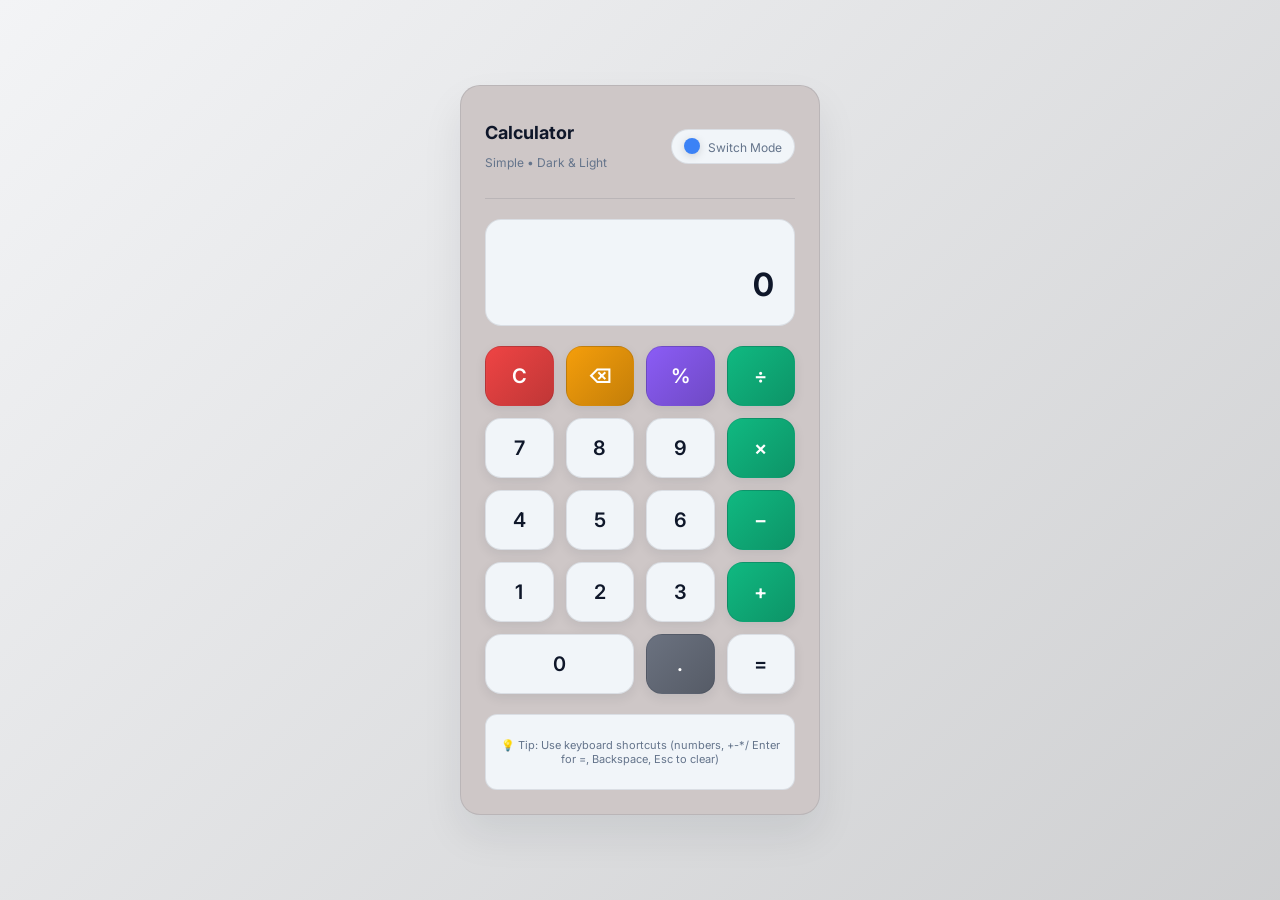
<file: index.html>
<!DOCTYPE html>
<html lang="en">
<head>
  <meta charset="utf-8" />
  <meta name="viewport" content="width=device-width, initial-scale=1" />
  <meta name="description" content="A modern, responsive calculator with dark/light theme support" />
  <meta name="author" content="Ujwal" />
  <meta name="theme-color" content="#3b82f6" />
  <title>Modern Calculator - Made by Ujwal</title>
  
  <!-- Preload critical resources -->
  <link rel="preload" href="style.css" as="style" />
  <link rel="preload" href="script.js" as="script" />
  
  <!-- Font optimization -->
  <link rel="preconnect" href="https://fonts.googleapis.com" />
  <link rel="preconnect" href="https://fonts.gstatic.com" crossorigin />
  <link href="https://fonts.googleapis.com/css2?family=Inter:wght@400;500;600;700&display=swap" rel="stylesheet" />
  
  <link rel="stylesheet" href="style.css">
</head>
<body data-theme="light">
  <main class="calculator" role="application" aria-label="Modern Calculator">
    <header class="head">
      <div class="header-content">
        <h1 class="title">Calculator</h1>
        <p class="small">Simple • Dark & Light</p>
      </div>
      <button 
        class="theme-toggle" 
        id="themeBtn" 
        aria-pressed="false" 
        aria-label="Toggle dark and light theme"
        title="Switch between dark and light theme">
        <span class="dot" id="themeDot" aria-hidden="true"></span>
        <span class="small">Switch Mode</span>
      </button>
    </header>

    <section class="display" id="display" aria-live="polite" aria-label="Calculator display">
      <div class="expr" id="expr" aria-label="Expression">&nbsp;</div>
      <div class="out" id="output" aria-label="Result">0</div>
    </section>

    <section class="keys" role="group" aria-label="Calculator keypad">
      <!-- Row 1: Clear, Backspace, Percent, Divide -->
      <button class="key clear" data-action="clear" aria-label="Clear all">C</button>
      <button class="key backspace" data-action="back" aria-label="Backspace">⌫</button>
      <button class="key percent" data-action="percent" aria-label="Percentage">%</button>
      <button class="key operator" data-value="/" aria-label="Divide">÷</button>

      <!-- Row 2: 7, 8, 9, Multiply -->
      <button class="key number" data-value="7" aria-label="Seven">7</button>
      <button class="key number" data-value="8" aria-label="Eight">8</button>
      <button class="key number" data-value="9" aria-label="Nine">9</button>
      <button class="key operator" data-value="*" aria-label="Multiply">×</button>

      <!-- Row 3: 4, 5, 6, Subtract -->
      <button class="key number" data-value="4" aria-label="Four">4</button>
      <button class="key number" data-value="5" aria-label="Five">5</button>
      <button class="key number" data-value="6" aria-label="Six">6</button>
      <button class="key operator" data-value="-" aria-label="Subtract">−</button>

      <!-- Row 4: 1, 2, 3, Add -->
      <button class="key number" data-value="1" aria-label="One">1</button>
      <button class="key number" data-value="2" aria-label="Two">2</button>
      <button class="key number" data-value="3" aria-label="Three">3</button>
      <button class="key operator" data-value="+" aria-label="Add">+</button>

      <!-- Row 5: 0, Decimal, Equals -->
      <button class="key number wide" data-value="0" aria-label="Zero">0</button>
      <button class="key decimal" data-value="." aria-label="Decimal point">.</button>
      <button class="key danger" data-action="equals" aria-label="Calculate result">=</button>
    </section>

    <footer class="footer">
      <p>💡 Tip: Use keyboard shortcuts (numbers, +-*/ Enter for =, Backspace, Esc to clear)</p>
    </footer>
  </main>

  <script src="script.js"></script>
</body>
</html>
</file>
<file: style.css>
:root{
  --bg: #f3f4f6;
  --panel: #cec7c7;
  --text: #0f172a;
  --muted: #64748b;
  --accent: #3b82f6;
  --btn: #f1f5f9;
  --btn-text: var(--text);
  --special: #f97316;
  --shadow: rgba(15,23,42,0.08);
  --shadow-hover: rgba(15,23,42,0.12);
  --border: rgba(15,23,42,0.1);
}

[data-theme="dark"]{
  --bg: #0f172a;
  --panel: #1e293b;
  --text: #f1f5f9;
  --muted: #94a3b8;
  --accent: #60a5fa;
  --btn: #334155;
  --btn-text: #f1f5f9;
  --special: #fb923c;
  --shadow: rgba(0,0,0,0.3);
  --shadow-hover: rgba(0,0,0,0.4);
  --border: rgba(148,163,184,0.2);
}

* {
  box-sizing: border-box;
  font-family: 'Inter', -apple-system, BlinkMacSystemFont, 'Segoe UI', Roboto, sans-serif;
}

html, body {
  height: 100%;
  margin: 0;
  padding: 0;
}

body {
  background: linear-gradient(135deg, var(--bg) 0%, color-mix(in srgb, var(--bg) 85%, black 15%) 100%);
  display: flex;
  align-items: center;
  justify-content: center;
  padding: 24px;
  color: var(--text);
  transition: background 0.3s ease;
  min-height: 100vh;
}

.calculator {
  width: 360px;
  max-width: 96vw;
  border-radius: 20px;
  background: var(--panel);
  box-shadow: 0 20px 40px var(--shadow);
  padding: 24px;
  border: 1px solid var(--border);
  transition: all 0.3s ease;
  backdrop-filter: blur(10px);
}

.calculator:hover {
  box-shadow: 0 25px 50px var(--shadow-hover);
  transform: translateY(-2px);
}

.head {
  display: flex;
  align-items: center;
  justify-content: space-between;
  margin-bottom: 20px;
  padding-bottom: 16px;
  border-bottom: 1px solid var(--border);
}

.title {
  font-weight: 700;
  font-size: 18px;
  color: var(--text);
}

.small {
  font-size: 12px;
  color: var(--muted);
  margin-top: 2px;
}

.theme-toggle {
  display: flex;
  gap: 8px;
  align-items: center;
  background: var(--btn);
  border: 1px solid var(--border);
  padding: 8px 12px;
  border-radius: 999px;
  cursor: pointer;
  transition: all 0.2s ease;
  font-size: 12px;
  color: var(--text);
}

.theme-toggle:hover {
  background: color-mix(in srgb, var(--btn) 80%, var(--accent) 20%);
  transform: scale(1.05);
}

.theme-toggle:active {
  transform: scale(0.95);
}

.theme-toggle .dot {
  width: 16px;
  height: 16px;
  border-radius: 50%;
  background: var(--accent);
  box-shadow: 0 2px 8px rgba(0,0,0,0.15);
  transition: all 0.3s ease;
}

.display {
  background: var(--btn);
  padding: 20px;
  border-radius: 16px;
  text-align: right;
  min-height: 80px;
  display: flex;
  flex-direction: column;
  justify-content: center;
  gap: 8px;
  word-break: break-all;
  border: 1px solid var(--border);
  margin-bottom: 20px;
  transition: all 0.3s ease;
}

.display:hover {
  background: color-mix(in srgb, var(--btn) 90%, var(--accent) 10%);
}

.expr {
  color: var(--muted);
  font-size: 14px;
  min-height: 18px;
  font-weight: 500;
}

.out {
  font-size: 32px;
  font-weight: 700;
  color: var(--text);
  line-height: 1.2;
  transition: color 0.3s ease;
}

.keys {
  display: grid;
  grid-template-columns: repeat(4, 1fr);
  gap: 12px;
}

button.key {
  height: 60px;
  border-radius: 16px;
  border: 1px solid var(--border);
  background: var(--btn);
  color: var(--btn-text);
  font-size: 20px;
  font-weight: 600;
  cursor: pointer;
  box-shadow: 0 4px 12px var(--shadow);
  transition: all 0.2s ease;
  position: relative;
  overflow: hidden;
}

button.key::before {
  content: '';
  position: absolute;
  top: 0;
  left: 0;
  right: 0;
  bottom: 0;
  background: linear-gradient(45deg, transparent, rgba(255,255,255,0.1), transparent);
  transform: translateX(-100%);
  transition: transform 0.6s ease;
}

button.key:hover::before {
  transform: translateX(100%);
}

button.key:hover {
  transform: translateY(-2px);
  box-shadow: 0 8px 20px var(--shadow-hover);
  background: color-mix(in srgb, var(--btn) 90%, var(--accent) 10%);
}

button.key:active {
  transform: translateY(0);
  box-shadow: 0 2px 8px var(--shadow);
}

.op {
  background: linear-gradient(135deg, var(--accent), color-mix(in srgb, var(--accent) 80%, black 20%));
  color: white;
  font-weight: 700;
}

.op:hover {
  background: linear-gradient(135deg, color-mix(in srgb, var(--accent) 90%, white 10%), var(--accent));
}

.wide {
  grid-column: span 2;
}

.danger {
  background: linear-gradient(135deg, var(--special), color-mix(in srgb, var(--special) 80%, black 20%));
  color: white;
  font-weight: 700;
}

.danger:hover {
  background: linear-gradient(135deg, color-mix(in srgb, var(--special) 90%, white 10%), var(--special));
}

.footer {
  margin-top: 20px;
  text-align: center;
  color: var(--muted);
  font-size: 11px;
  padding: 12px;
  background: var(--btn);
  border-radius: 12px;
  border: 1px solid var(--border);
  transition: all 0.3s ease;
}

.footer:hover {
  background: color-mix(in srgb, var(--btn) 90%, var(--accent) 10%);
}

/* Enhanced responsive design */
@media (max-width: 480px) {
  body {
    padding: 16px;
  }
  
  .calculator {
    width: 100%;
    max-width: 100%;
    padding: 20px;
    border-radius: 16px;
  }
  
  .out {
    font-size: 28px;
  }
  
  button.key {
    height: 56px;
    font-size: 18px;
  }
  
  .keys {
    gap: 10px;
  }
}

@media (max-width: 360px) {
  .calculator {
    padding: 16px;
  }
  
  .out {
    font-size: 24px;
  }
  
  button.key {
    height: 52px;
    font-size: 16px;
  }
  
  .title {
    font-size: 16px;
  }
}

/* Focus styles for accessibility */
button.key:focus {
  outline: 2px solid var(--accent);
  outline-offset: 2px;
}

.theme-toggle:focus {
  outline: 2px solid var(--accent);
  outline-offset: 2px;
}

/* Animation for error state */
@keyframes shake {
  0%, 100% { transform: translateX(0); }
  25% { transform: translateX(-5px); }
  75% { transform: translateX(5px); }
}

.display.error {
  animation: shake 0.5s ease-in-out;
  background: color-mix(in srgb, #ef4444 10%, var(--btn) 90%);
  border-color: #ef4444;
}

/* Loading state for calculations */
.calculating {
  opacity: 0.7;
  pointer-events: none;
}

/* Custom key color variations */
.key.clear {
  background: linear-gradient(135deg, #ef4444, color-mix(in srgb, #ef4444 80%, black 20%));
  color: white;
}

.key.clear:hover {
  background: linear-gradient(135deg, color-mix(in srgb, #ef4444 90%, white 10%), #ef4444);
}

.key.backspace {
  background: linear-gradient(135deg, #f59e0b, color-mix(in srgb, #f59e0b 80%, black 20%));
  color: white;
}

.key.backspace:hover {
  background: linear-gradient(135deg, color-mix(in srgb, #f59e0b 90%, white 10%), #f59e0b);
}

.key.percent {
  background: linear-gradient(135deg, #8b5cf6, color-mix(in srgb, #8b5cf6 80%, black 20%));
  color: white;
}

.key.percent:hover {
  background: linear-gradient(135deg, color-mix(in srgb, #8b5cf6 90%, white 10%), #8b5cf6);
}

.key.number {
  background: var(--btn);
  color: var(--btn-text);
}

.key.number:hover {
  background: color-mix(in srgb, var(--btn) 90%, var(--accent) 10%);
}

/* Additional color variations */
.key.operator {
  background: linear-gradient(135deg, #10b981, color-mix(in srgb, #10b981 80%, black 20%));
  color: white;
}

.key.operator:hover {
  background: linear-gradient(135deg, color-mix(in srgb, #10b981 90%, white 10%), #10b981);
}

.key.decimal {
  background: linear-gradient(135deg, #6b7280, color-mix(in srgb, #6b7280 80%, black 20%));
  color: white;
}

.key.decimal:hover {
  background: linear-gradient(135deg, color-mix(in srgb, #6b7280 90%, white 10%), #6b7280);
}

/* Smooth transitions for theme changes */
* {
  transition: background-color 0.3s ease, color 0.3s ease, border-color 0.3s ease;
}
</file>
